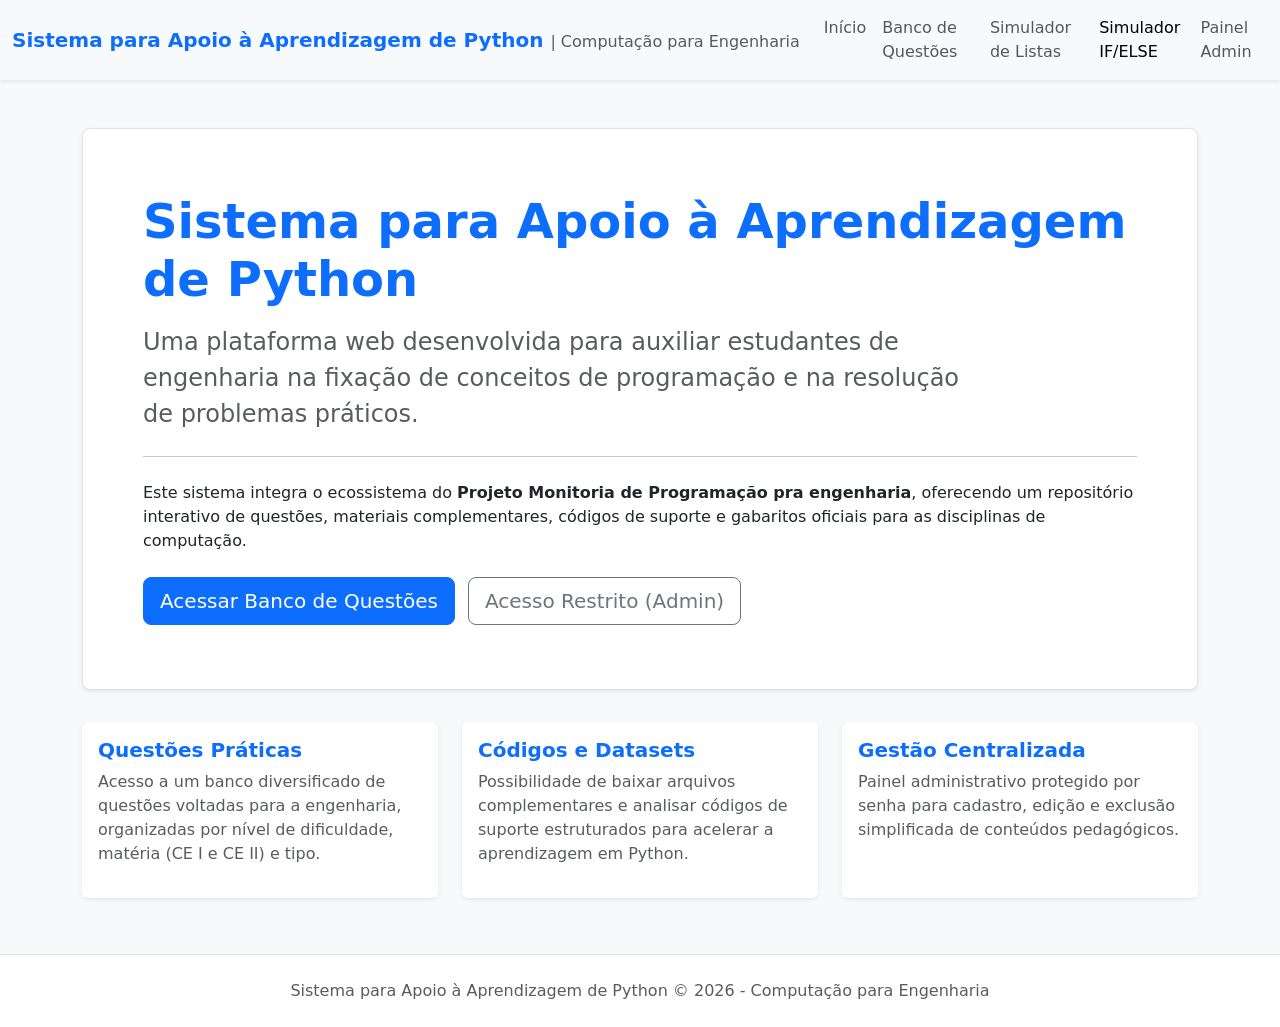
<file: index.html>
<!doctype html>
<html lang="pt-BR">
<head>
    <meta charset="utf-8">
    <meta name="viewport" content="width=device-width, initial-scale=1">
    <title>PyEng - Início</title>
    <link href="https://cdn.jsdelivr.net/npm/bootstrap@5.3.3/dist/css/bootstrap.min.css" rel="stylesheet">
</head>
<body class="bg-light">

    <!-- Navegação -->
    <nav class="navbar navbar-expand-lg bg-body-tertiary mb-4 shadow-sm">
        <div class="container-fluid">
            <a class="navbar-brand fw-bold text-primary" href="main.html">
                Sistema para Apoio à Aprendizagem de Python <span class="text-muted fs-6 fw-normal d-none d-lg-inline">| Computação para Engenharia</span>
            </a>
            <button class="navbar-toggler" type="button" data-bs-toggle="collapse" data-bs-target="#navbarNav">
                <span class="navbar-toggler-icon"></span>
            </button>
            <div class="collapse navbar-collapse" id="navbarNav">
                <ul class="navbar-nav ms-auto">
                    <li class="nav-item"><a class="nav-link" href="index.html">Início</a></li>
                    <li class="nav-item"><a class="nav-link" href="Banco-de-Questões.html">Banco de Questões</a></li>
                    <li class="nav-item"><a class="nav-link" href="VisualizacaoListas.html">Simulador de Listas</a></li>
                    <li class="nav-item"><a class="nav-link active" href="VisualizacaoDecisao.html">Simulador IF/ELSE</a></li>
                    <li class="nav-item"><a class="nav-link" href="LoginAdmin.html">Painel Admin</a></li>
                </ul>
            </div>
            </div>
            </div>
        </div>
    </nav>

    <!-- Conteúdo Principal / Hero Section -->
    <div class="container my-5">
        <div class="p-5 mb-4 bg-white rounded-3 shadow-sm border">
            <div class="container-fluid py-3">
                <h1 class="display-5 fw-bold text-primary">Sistema para Apoio à Aprendizagem de Python</h1>
                <p class="col-md-10 fs-4 text-muted mt-3">
                    Uma plataforma web desenvolvida para auxiliar estudantes de engenharia na fixação de conceitos de programação e na resolução de problemas práticos.
                </p>
                <hr class="my-4">
                <p class="fs-6">
                    Este sistema integra o ecossistema do <strong>Projeto Monitoria de Programação pra engenharia</strong>, oferecendo um repositório interativo de questões, materiais complementares, códigos de suporte e gabaritos oficiais para as disciplinas de computação.
                </p>
                <div class="mt-4">
                    <a href="Banco-de-Questões.html" class="btn btn-primary btn-lg me-2">Acessar Banco de Questões</a>
                    <a href="LoginAdmin.html" class="btn btn-outline-secondary btn-lg">Acesso Restrito (Admin)</a>
                </div>
            </div>
        </div>

        <!-- Cards informativos sobre os objetivos -->
        <div class="row g-4 py-2">
            <div class="col-md-4">
                <div class="card h-100 shadow-sm border-0">
                    <div class="card-body">
                        <h3 class="h5 fw-bold text-primary"> Questões Práticas</h3>
                        <p class="text-muted">Acesso a um banco diversificado de questões voltadas para a engenharia, organizadas por nível de dificuldade, matéria (CE I e CE II) e tipo.</p>
                    </div>
                </div>
            </div>
            <div class="col-md-4">
                <div class="card h-100 shadow-sm border-0">
                    <div class="card-body">
                        <h3 class="h5 fw-bold text-primary"> Códigos e Datasets</h3>
                        <p class="text-muted">Possibilidade de baixar arquivos complementares e analisar códigos de suporte estruturados para acelerar a aprendizagem em Python.</p>
                    </div>
                </div>
            </div>
            <div class="col-md-4">
                <div class="card h-100 shadow-sm border-0">
                    <div class="card-body">
                        <h3 class="h5 fw-bold text-primary"> Gestão Centralizada</h3>
                        <p class="text-muted">Painel administrativo protegido por senha para cadastro, edição e exclusão simplificada de conteúdos pedagógicos.</p>
                    </div>
                </div>
            </div>
        </div>
    </div>

    <!-- Rodapé -->
    <footer class="text-center py-4 text-muted border-top bg-white">
        <p class="mb-0">Sistema para Apoio à Aprendizagem de Python &copy; 2026 - Computação para Engenharia</p>
    </footer>

    <script src="https://cdn.jsdelivr.net/npm/bootstrap@5.3.3/dist/js/bootstrap.bundle.min.js"></script>
</body>
</html>
</file>
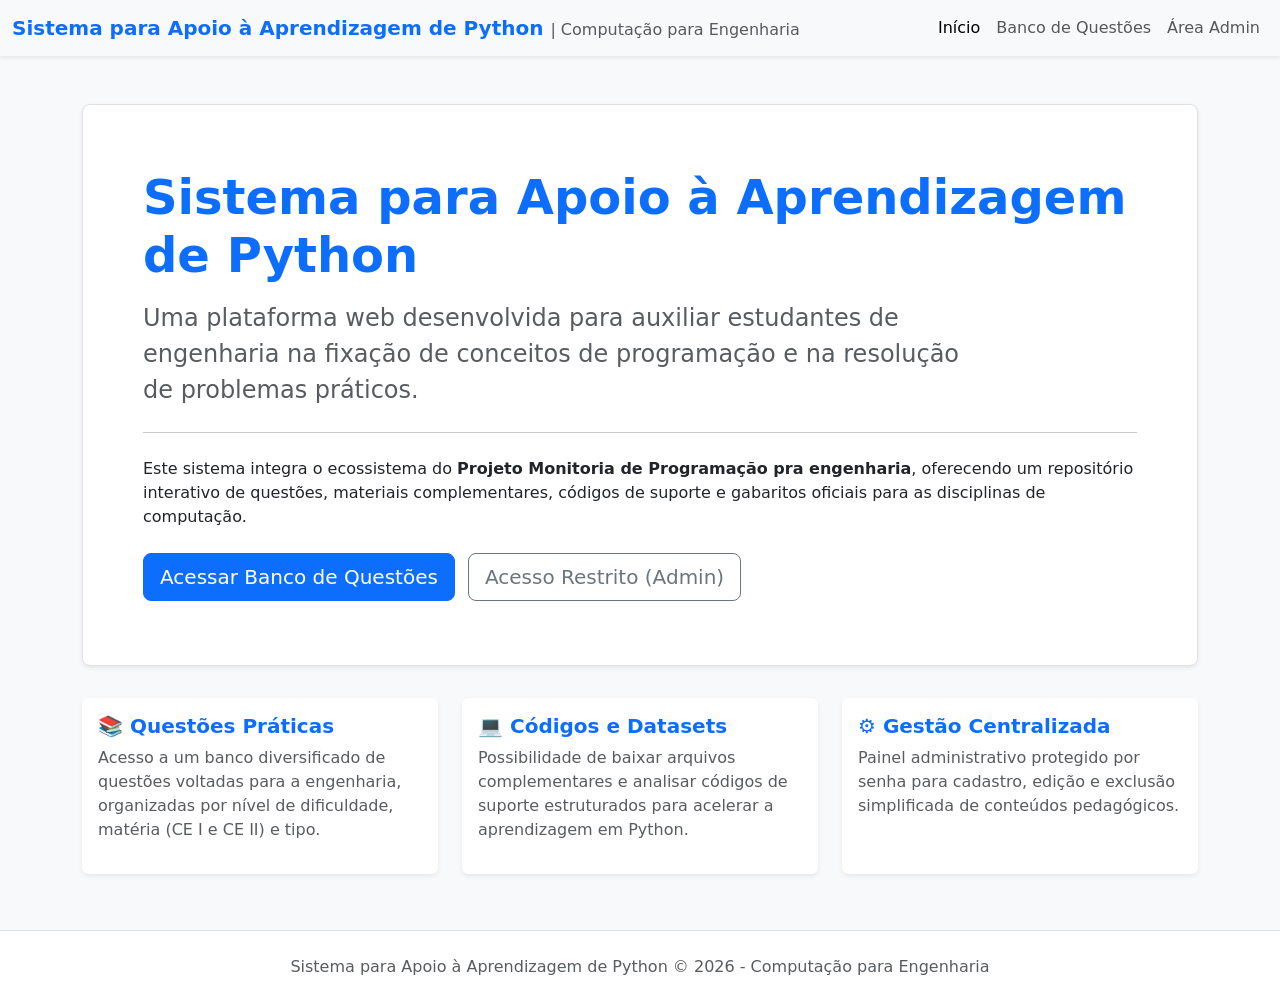
<file: main.html>
<!doctype html>
<html lang="pt-BR">
<head>
    <meta charset="utf-8">
    <meta name="viewport" content="width=device-width, initial-scale=1">
    <title>PyEng - Início</title>
    <link href="https://cdn.jsdelivr.net/npm/bootstrap@5.3.3/dist/css/bootstrap.min.css" rel="stylesheet">
</head>
<body class="bg-light">

    <!-- Navegação -->
    <nav class="navbar navbar-expand-lg bg-body-tertiary mb-4 shadow-sm">
        <div class="container-fluid">
            <a class="navbar-brand fw-bold text-primary" href="main.html">
                Sistema para Apoio à Aprendizagem de Python <span class="text-muted fs-6 fw-normal d-none d-lg-inline">| Computação para Engenharia</span>
            </a>
            <button class="navbar-toggler" type="button" data-bs-toggle="collapse" data-bs-target="#navbarNav">
                <span class="navbar-toggler-icon"></span>
            </button>
            <div class="collapse navbar-collapse" id="navbarNav">
                <ul class="navbar-nav ms-auto">
                    <li class="nav-item"><a class="nav-link active" href="main.html">Início</a></li>
                    <li class="nav-item"><a class="nav-link" href="Banco-de-Questões.html">Banco de Questões</a></li>
                    <li class="nav-item"><a class="nav-link" href="LoginAdmin.html">Área Admin</a></li>
                </ul>
            </div>
        </div>
    </nav>

    <!-- Conteúdo Principal / Hero Section -->
    <div class="container my-5">
        <div class="p-5 mb-4 bg-white rounded-3 shadow-sm border">
            <div class="container-fluid py-3">
                <h1 class="display-5 fw-bold text-primary">Sistema para Apoio à Aprendizagem de Python</h1>
                <p class="col-md-10 fs-4 text-muted mt-3">
                    Uma plataforma web desenvolvida para auxiliar estudantes de engenharia na fixação de conceitos de programação e na resolução de problemas práticos.
                </p>
                <hr class="my-4">
                <p class="fs-6">
                    Este sistema integra o ecossistema do <strong>Projeto Monitoria de Programação pra engenharia</strong>, oferecendo um repositório interativo de questões, materiais complementares, códigos de suporte e gabaritos oficiais para as disciplinas de computação.
                </p>
                <div class="mt-4">
                    <a href="Banco-de-Questões.html" class="btn btn-primary btn-lg me-2">Acessar Banco de Questões</a>
                    <a href="LoginAdmin.html" class="btn btn-outline-secondary btn-lg">Acesso Restrito (Admin)</a>
                </div>
            </div>
        </div>

        <!-- Cards informativos sobre os objetivos -->
        <div class="row g-4 py-2">
            <div class="col-md-4">
                <div class="card h-100 shadow-sm border-0">
                    <div class="card-body">
                        <h3 class="h5 fw-bold text-primary">📚 Questões Práticas</h3>
                        <p class="text-muted">Acesso a um banco diversificado de questões voltadas para a engenharia, organizadas por nível de dificuldade, matéria (CE I e CE II) e tipo.</p>
                    </div>
                </div>
            </div>
            <div class="col-md-4">
                <div class="card h-100 shadow-sm border-0">
                    <div class="card-body">
                        <h3 class="h5 fw-bold text-primary">💻 Códigos e Datasets</h3>
                        <p class="text-muted">Possibilidade de baixar arquivos complementares e analisar códigos de suporte estruturados para acelerar a aprendizagem em Python.</p>
                    </div>
                </div>
            </div>
            <div class="col-md-4">
                <div class="card h-100 shadow-sm border-0">
                    <div class="card-body">
                        <h3 class="h5 fw-bold text-primary">⚙️ Gestão Centralizada</h3>
                        <p class="text-muted">Painel administrativo protegido por senha para cadastro, edição e exclusão simplificada de conteúdos pedagógicos.</p>
                    </div>
                </div>
            </div>
        </div>
    </div>

    <!-- Rodapé -->
    <footer class="text-center py-4 text-muted border-top bg-white">
        <p class="mb-0">Sistema para Apoio à Aprendizagem de Python &copy; 2026 - Computação para Engenharia</p>
    </footer>

    <script src="https://cdn.jsdelivr.net/npm/bootstrap@5.3.3/dist/js/bootstrap.bundle.min.js"></script>
</body>
</html>
</file>
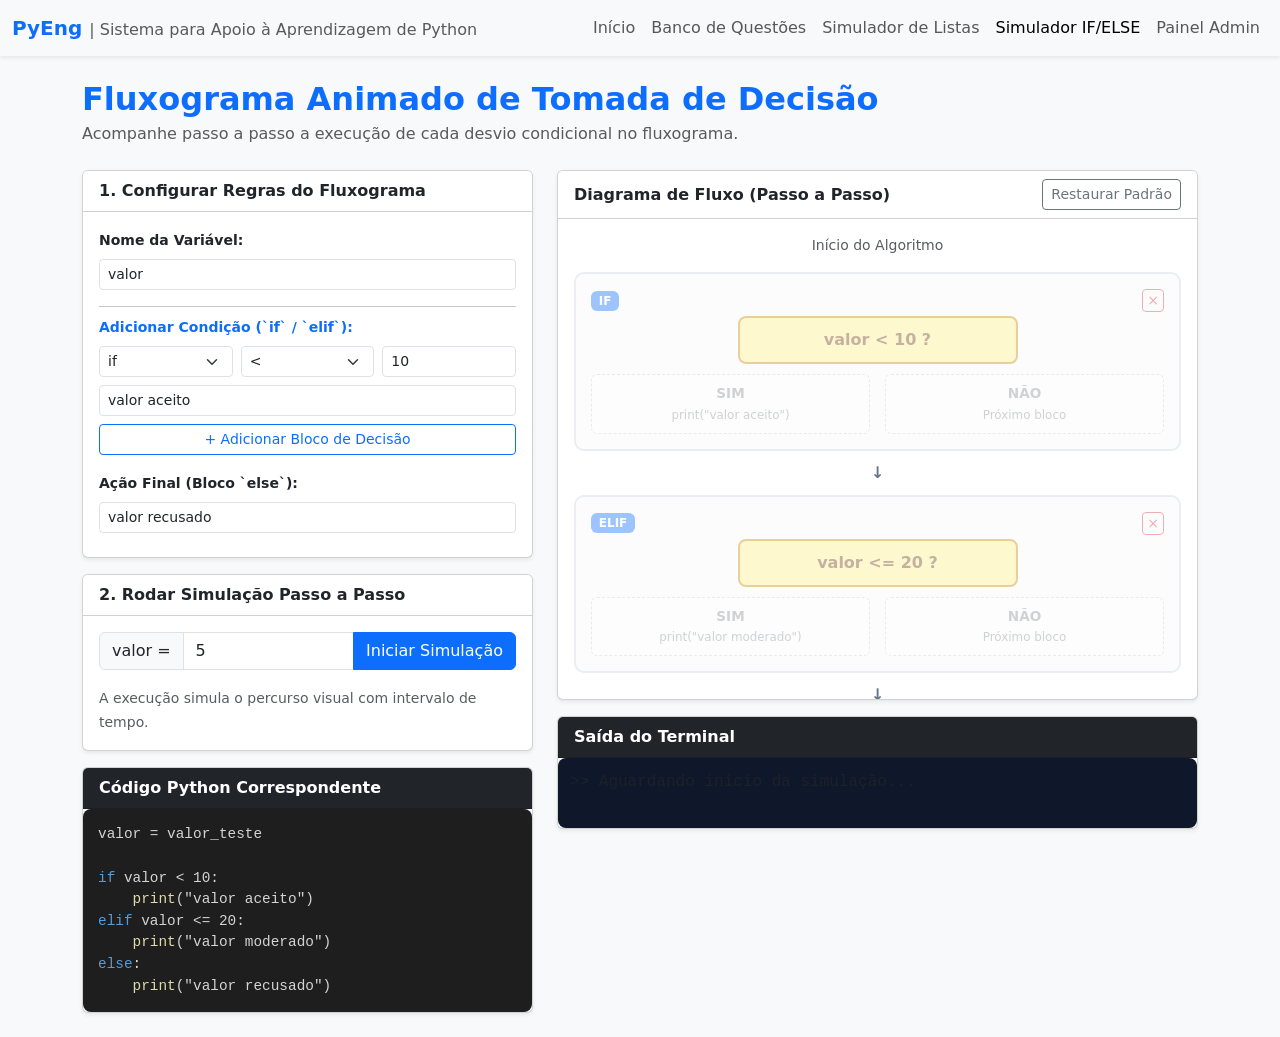
<file: VisualizacaoDecisao.html>
<!doctype html>
<html lang="pt-BR">
<head>
    <meta charset="utf-8">
    <meta name="viewport" content="width=device-width, initial-scale=1">
    <title>Sistema para Apoio à Aprendizagem de Python - Fluxograma Animado</title>
    <link href="https://cdn.jsdelivr.net/npm/bootstrap@5.3.3/dist/css/bootstrap.min.css" rel="stylesheet">
    <link rel="stylesheet" href="StyleVisualizaçãoDecisao.css">

</head>
<body class="bg-light">

    <!-- Barra de Navegação -->
    <nav class="navbar navbar-expand-lg bg-body-tertiary shadow-sm mb-4">
        <div class="container-fluid">
            <a class="navbar-brand fw-bold text-primary" href="index.html">
                PyEng <span class="text-muted fs-6 fw-normal d-none d-lg-inline">| Sistema para Apoio à Aprendizagem de Python</span>
            </a>
            <button class="navbar-toggler" type="button" data-bs-toggle="collapse" data-bs-target="#navbarNav">
                <span class="navbar-toggler-icon"></span>
            </button>
            <div class="collapse navbar-collapse" id="navbarNav">
                 <ul class="navbar-nav ms-auto">
                    <li class="nav-item"><a class="nav-link" href="index.html">Início</a></li>
                    <li class="nav-item"><a class="nav-link" href="Banco-de-Questões.html">Banco de Questões</a></li>
                    <li class="nav-item"><a class="nav-link" href="VisualizacaoListas.html">Simulador de Listas</a></li>
                    <li class="nav-item"><a class="nav-link active" href="VisualizacaoDecisao.html">Simulador IF/ELSE</a></li>
                    <li class="nav-item"><a class="nav-link" href="LoginAdmin.html">Painel Admin</a></li>
                </ul>
            </div>
        </div>
    </nav>

    <div class="container my-4">
        <h2 class="fw-bold text-primary mb-1">Fluxograma Animado de Tomada de Decisão</h2>
        <p class="text-muted mb-4">Acompanhe passo a passo a execução de cada desvio condicional no fluxograma.</p>

        <div class="row g-4">
            <!-- Coluna Esquerda: Construtor e Teste -->
            <div class="col-lg-5">
                
                <div class="card shadow-sm mb-3">
                    <div class="card-header bg-white fw-bold">1. Configurar Regras do Fluxograma</div>
                    <div class="card-body">
                        <div class="mb-3">
                            <label class="form-label small fw-semibold">Nome da Variável:</label>
                            <input type="text" id="nomeVariavel" class="form-control form-control-sm" value="valor" oninput="atualizarCodigoPython()">
                        </div>

                        <hr class="my-2">
                        <label class="form-label small fw-semibold text-primary">Adicionar Condição (`if` / `elif`):</label>
                        
                        <div class="row g-2 mb-2">
                            <div class="col-4">
                                <select id="tipoCondicao" class="form-select form-select-sm">
                                    <option value="if">if</option>
                                    <option value="elif">elif</option>
                                </select>
                            </div>
                            <div class="col-4">
                                <select id="operadorCondicao" class="form-select form-select-sm">
                                    <option value="&lt;">&lt;</option>
                                    <option value="&lt;=">&lt;=</option>
                                    <option value="&gt;">&gt;</option>
                                    <option value="&gt;=">&gt;=</option>
                                    <option value="==">==</option>
                                </select>
                            </div>
                            <div class="col-4">
                                <input type="number" id="valorCondicao" class="form-control form-control-sm" placeholder="Valor" value="10">
                            </div>
                        </div>

                        <div class="mb-2">
                            <input type="text" id="acaoCondicao" class="form-control form-control-sm" placeholder="Ação se SIM" value="valor aceito">
                        </div>

                        <button class="btn btn-outline-primary btn-sm w-100 mb-3" onclick="adicionarCondicao()">+ Adicionar Bloco de Decisão</button>

                        <div class="mb-2">
                            <label class="form-label small fw-semibold">Ação Final (Bloco `else`):</label>
                            <input type="text" id="acaoElse" class="form-control form-control-sm" value="valor recusado" oninput="atualizarCodigoPython()">
                        </div>
                    </div>
                </div>

                <div class="card shadow-sm mb-3">
                    <div class="card-header bg-white fw-bold">2. Rodar Simulação Passo a Passo</div>
                    <div class="card-body">
                        <div class="input-group mb-3">
                            <span class="input-group-text" id="labelInputVar">valor =</span>
                            <input type="number" id="valorTeste" class="form-control" value="5">
                            <button id="btnRodar" class="btn btn-primary" onclick="executarAnimacaoPassoAPasso()">Iniciar Simulação</button>
                        </div>
                        <small class="text-muted">A execução simula o percurso visual com intervalo de tempo.</small>
                    </div>
                </div>

                <div class="card shadow-sm">
                    <div class="card-header bg-dark text-white fw-bold">Código Python Correspondente</div>
                    <div class="card-body painel-codigo" id="painelCodigo">
                        <p class="mb-0" style="color: #6a9955;"># O código aparecerá aqui</p>
                    </div>
                </div>
            </div>

            <!-- Coluna Direita: Fluxograma Visual Estilo Diagrama -->
            <div class="col-lg-7">
                <div class="card shadow-sm mb-3">
                    <div class="card-header bg-white fw-bold d-flex justify-content-between align-items-center">
                        <span>Diagrama de Fluxo (Passo a Passo)</span>
                        <button class="btn btn-sm btn-outline-secondary" onclick="resetarPadrao()">Restaurar Padrão</button>
                    </div>
                    <div class="card-body" id="containerFluxograma" style="max-height: 480px; overflow-y: auto;">
                        <!-- Injetado via JS -->
                    </div>
                </div>

                <div class="card shadow-sm">
                    <div class="card-header bg-dark text-white fw-bold">Saída do Terminal</div>
                    <div class="card-body terminal-output" id="terminalOutput">
                        <span class="text-muted">&gt;&gt; Aguardando início da simulação...</span>
                    </div>
                </div>
            </div>
        </div>
    </div>

    <script>
        let regras = [
            { tipo: 'if', op: '<', val: 10, acao: 'valor aceito' },
            { tipo: 'elif', op: '<=', val: 20, acao: 'valor moderado' }
        ];

        let estadoAnimacao = {
            passoAtual: -1,
            ramificacaoAtiva: null
        };

        function adicionarCondicao() {
            const tipo = document.getElementById('tipoCondicao').value;
            const op = document.getElementById('operadorCondicao').value;
            const val = parseFloat(document.getElementById('valorCondicao').value);
            const acao = document.getElementById('acaoCondicao').value;

            if (isNaN(val)) {
                alert('Insira um valor numérico válido.');
                return;
            }

            regras.push({ tipo, op, val, acao });
            renderizarFluxograma();
            atualizarCodigoPython();
        }

        function removerRegra(index) {
            regras.splice(index, 1);
            renderizarFluxograma();
            atualizarCodigoPython();
        }

        function resetarPadrao() {
            document.getElementById('nomeVariavel').value = 'valor';
            document.getElementById('acaoElse').value = 'valor recusado';
            document.getElementById('valorTeste').value = '5';
            regras = [
                { tipo: 'if', op: '<', val: 10, acao: 'valor aceito' },
                { tipo: 'elif', op: '<=', val: 20, acao: 'valor moderado' }
            ];
            estadoAnimacao = { passoAtual: -1, ramificacaoAtiva: null };
            renderizarFluxograma();
            atualizarCodigoPython();
            document.getElementById('terminalOutput').innerHTML = '<span class="text-muted">&gt;&gt; Aguardando início da simulação...</span>';
        }

        function renderizarFluxograma() {
            const container = document.getElementById('containerFluxograma');
            const nomeVar = document.getElementById('nomeVariavel').value || 'valor';
            const acaoElseText = document.getElementById('acaoElse').value;
            
            document.getElementById('labelInputVar').textContent = `${nomeVar} =`;
            
            let html = `<div class="text-center text-muted small mb-3">Início do Algoritmo</div>`;
            
            regras.forEach((regra, idx) => {
                let ativoBloco = '';
                let classeSim = '';
                let classeNao = '';

                if (estadoAnimacao.passoAtual === idx) {
                    ativoBloco = 'ativo-atual';
                    if (estadoAnimacao.ramificacaoAtiva === 'sim') classeSim = 'destacado-sim';
                    if (estadoAnimacao.ramificacaoAtiva === 'nao') classeNao = 'destacado-nao';
                }

                html += `
                    <div class="bloco-fluxograma ${ativoBloco}">
                        <div class="d-flex justify-content-between align-items-center mb-1">
                            <span class="badge bg-primary text-uppercase">${regra.tipo}</span>
                            <button class="btn btn-sm btn-outline-danger py-0 px-1" onclick="removerRegra(${idx})" title="Remover">×</button>
                        </div>
                        
                        <!-- Figura de Decisão (Losango) -->
                        <div class="figura-losango">
                            ${nomeVar} ${regra.op} ${regra.val} ?
                        </div>

                        <!-- Ramificações Sim / Não -->
                        <div class="ramificacao-fluxo">
                            <div class="caminho-opcao ${classeSim}">
                                <strong>SIM</strong><br>
                                <span class="small">print("${regra.acao}")</span>
                            </div>
                            <div class="caminho-opcao ${classeNao}">
                                <strong>NÃO</strong><br>
                                <span class="small">Próximo bloco</span>
                            </div>
                        </div>
                    </div>
                    <div class="seta-fluxo">↓</div>
                `;
            });

            // Bloco Final Else
            let ativoElse = '';
            if (estadoAnimacao.passoAtual === regras.length) {
                ativoElse = 'ativo-atual';
            }

            html += `
                <div class="bloco-fluxograma ${ativoElse}" style="border-style: dashed;">
                    <div class="mb-2">
                        <span class="badge bg-dark text-uppercase">else</span>
                        <strong class="ms-1 small">Condição Padrão</strong>
                    </div>
                    <div class="figura-retangulo">
                        print("${acaoElseText}")
                    </div>
                </div>
                <div class="text-center text-muted small mt-2">Fim</div>
            `;

            container.innerHTML = html;
        }

        function atualizarCodigoPython() {
            const nomeVar = document.getElementById('nomeVariavel').value || 'valor';
            const acaoElseText = document.getElementById('acaoElse').value;
            const painel = document.getElementById('painelCodigo');

            let codigo = `${nomeVar} = valor_teste<br><br>`;
            
            regras.forEach((regra) => {
                codigo += `<span style="color: #569cd6;">${regra.tipo}</span> ${nomeVar} ${regra.op} ${regra.val}:<br>`;
                codigo += `&nbsp;&nbsp;&nbsp;&nbsp;<span style="color: #dcdcaa;">print</span>("${regra.acao}")<br>`;
            });

            codigo += `<span style="color: #569cd6;">else</span>:<br>`;
            codigo += `&nbsp;&nbsp;&nbsp;&nbsp;<span style="color: #dcdcaa;">print</span>("${acaoElseText}")`;

            painel.innerHTML = codigo;
        }

        function esperar(ms) {
            return new Promise(resolve => setTimeout(resolve, ms));
        }

        async function executarAnimacaoPassoAPasso() {
            const nomeVar = document.getElementById('nomeVariavel').value || 'valor';
            const valorTeste = parseFloat(document.getElementById('valorTeste').value);
            const acaoElseText = document.getElementById('acaoElse').value;
            const terminal = document.getElementById('terminalOutput');
            const btnRodar = document.getElementById('btnRodar');

            if (isNaN(valorTeste)) {
                alert('Insira um número válido para testar.');
                return;
            }

            if (regras.length === 0) {
                alert('Adicione pelo menos uma regra na árvore de decisão.');
                return;
            }

            btnRodar.disabled = true;
            terminal.innerHTML = `&gt;&gt; Iniciando análise passo a passo com ${nomeVar} = ${valorTeste}...`;

            let indiceEncontrado = -1;
            let acaoFinal = "";

            for (let i = 0; i < regras.length; i++) {
                const r = regras[i];
                
                // Passo 1: Destaca o bloco atual testando
                estadoAnimacao = { passoAtual: i, ramificacaoAtiva: null };
                renderizarFluxograma();
                terminal.innerHTML = `&gt;&gt; Passo ${i+1}: Testando se ${nomeVar} (${valorTeste}) ${r.op} ${r.val}...`;
                await esperar(2000);

                let atende = false;
                switch(r.op) {
                    case '<': atende = valorTeste < r.val; break;
                    case '<=': atende = valorTeste <= r.val; break;
                    case '>': atende = valorTeste > r.val; break;
                    case '>=': atende = valorTeste >= r.val; break;
                    case '==': atende = valorTeste === r.val; break;
                }

                if (atende) {
                    estadoAnimacao = { passoAtual: i, ramificacaoAtiva: 'sim' };
                    renderizarFluxograma();
                    terminal.innerHTML = `&gt;&gt; Condição <strong>SIM</strong> atendida no passo ${i+1}!<br>&gt;&gt; <span class="text-success fw-bold">${r.acao}</span>`;
                    indiceEncontrado = i;
                    acaoFinal = r.acao;
                    break;
                } else {
                    estadoAnimacao = { passoAtual: i, ramificacaoAtiva: 'nao' };
                    renderizarFluxograma();
                    terminal.innerHTML = `&gt;&gt; Condição <strong>NÃO</strong> atendida. Descendo para o próximo bloco...`;
                    await esperar(1500);
                }
            }

            if (indiceEncontrado === -1) {
                estadoAnimacao = { passoAtual: regras.length, ramificacaoAtiva: null };
                renderizarFluxograma();
                await esperar(1500);
                acaoFinal = acaoElseText;
                terminal.innerHTML = `&gt;&gt; Nenhuma condição anterior foi satisfeita. Acionando bloco <strong>else</strong> padrão:<br>&gt;&gt; <span class="text-warning fw-bold">${acaoFinal}</span>`;
            }

            btnRodar.disabled = false;
        }

        window.onload = function() {
            renderizarFluxograma();
            atualizarCodigoPython();
        };
    </script>

    <script src="https://cdn.jsdelivr.net/npm/bootstrap@5.3.3/dist/js/bootstrap.bundle.min.js"></script>
</body>
</html>
</file>
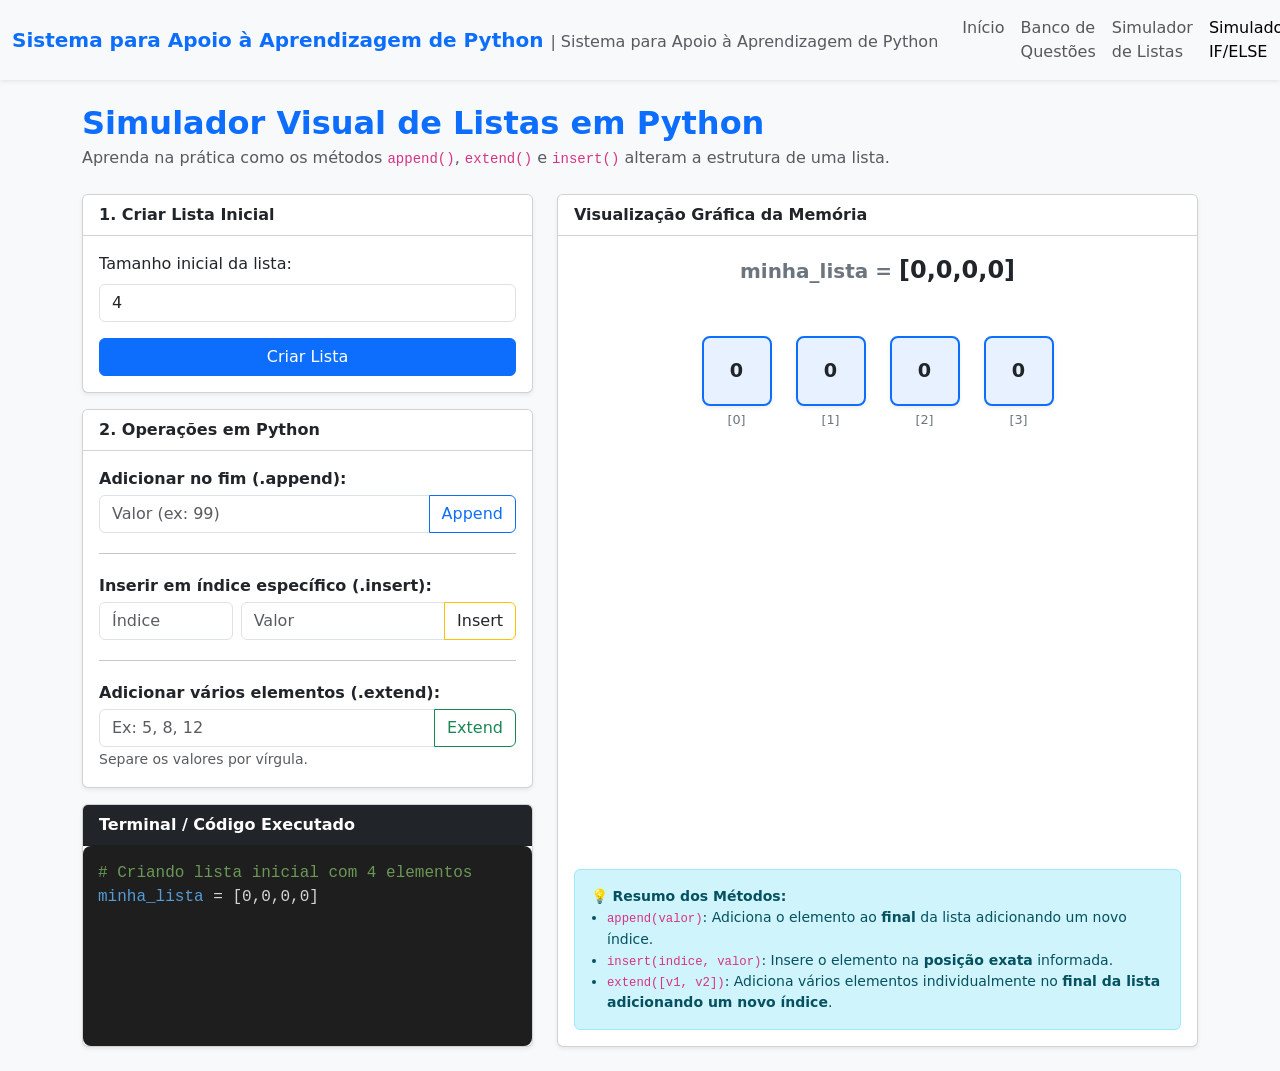
<file: VisualizacaoListas.html>
<!doctype html>
<html lang="pt-BR">
<head>
    <meta charset="utf-8">
    <meta name="viewport" content="width=device-width, initial-scale=1">
    <title>Sistema para Apoio à Aprendizagem de Python - Simulação de Listas</title>
    <link href="https://cdn.jsdelivr.net/npm/bootstrap@5.3.3/dist/css/bootstrap.min.css" rel="stylesheet">
    <link rel="stylesheet" href="StyleVisualizaçãoLista.css">
</head>
<body class="bg-light">

    <!-- Barra de Navegação -->
    <nav class="navbar navbar-expand-lg bg-body-tertiary shadow-sm mb-4">
        <div class="container-fluid">
            <a class="navbar-brand fw-bold text-primary" href="index.html">
                Sistema para Apoio à Aprendizagem de Python <span class="text-muted fs-6 fw-normal d-none d-lg-inline">| Sistema para Apoio à Aprendizagem de Python</span>
            </a>
            <button class="navbar-toggler" type="button" data-bs-toggle="collapse" data-bs-target="#navbarNav">
                <span class="navbar-toggler-icon"></span>
            </button>
            <div class="collapse navbar-collapse" id="navbarNav">
               <ul class="navbar-nav ms-auto">
                    <li class="nav-item"><a class="nav-link" href="index.html">Início</a></li>
                    <li class="nav-item"><a class="nav-link" href="Banco-de-Questões.html">Banco de Questões</a></li>
                    <li class="nav-item"><a class="nav-link" href="VisualizacaoListas.html">Simulador de Listas</a></li>
                    <li class="nav-item"><a class="nav-link active" href="VisualizacaoDecisao.html">Simulador IF/ELSE</a></li>
                    <li class="nav-item"><a class="nav-link" href="LoginAdmin.html">Painel Admin</a></li>
                </ul>
            </div>
        </div>
    </nav>

    <div class="container my-4">
        <h2 class="fw-bold text-primary mb-1">Simulador Visual de Listas em Python</h2>
        <p class="text-muted mb-4">Aprenda na prática como os métodos <code>append()</code>, <code>extend()</code> e <code>insert()</code> alteram a estrutura de uma lista.</p>

        <div class="row g-4">
            <!-- Coluna da Esquerda: Controles e Código -->
            <div class="col-lg-5">
                <!-- Card 1: Criar Lista Inicial -->
                <div class="card shadow-sm mb-3">
                    <div class="card-header bg-white fw-bold">1. Criar Lista Inicial</div>
                    <div class="card-body">
                        <div class="mb-3">
                            <label for="tamanhoInicial" class="form-label">Tamanho inicial da lista:</label>
                            <input type="number" id="tamanhoInicial" class="form-control" min="1" max="10" value="4">
                        </div>
                        <button class="btn btn-primary w-100" onclick="criarLista()">Criar Lista</button>
                    </div>
                </div>

                <!-- Card 2: Operações na Lista -->
                <div class="card shadow-sm mb-3">
                    <div class="card-header bg-white fw-bold">2. Operações em Python</div>
                    <div class="card-body d-flex flex-column gap-3">
                        
                        <!-- Inserir no Fim (append) -->
                        <div>
                            <label class="form-label fw-semibold mb-1">Adicionar no fim (.append):</label>
                            <div class="input-group">
                                <input type="text" id="valorAppend" class="form-control" placeholder="Valor (ex: 99)">
                                <button class="btn btn-outline-primary" onclick="executarAppend()">Append</button>
                            </div>
                        </div>

                        <hr class="my-1">

                        <!-- Inserir em Posição Específica (insert) -->
                        <div>
                            <label class="form-label fw-semibold mb-1">Inserir em índice específico (.insert):</label>
                            <div class="row g-2">
                                <div class="col-4">
                                    <input type="number" id="indiceInsert" class="form-control" placeholder="Índice" min="0">
                                </div>
                                <div class="col-8">
                                    <div class="input-group">
                                        <input type="text" id="valorInsert" class="form-control" placeholder="Valor">
                                        <button class="btn btn-outline-warning text-dark" onclick="executarInsert()">Insert</button>
                                    </div>
                                </div>
                            </div>
                        </div>

                        <hr class="my-1">

                        <!-- Estender Múltiplos (extend) -->
                        <div>
                            <label class="form-label fw-semibold mb-1">Adicionar vários elementos (.extend):</label>
                            <div class="input-group">
                                <input type="text" id="valoresExtend" class="form-control" placeholder="Ex: 5, 8, 12">
                                <button class="btn btn-outline-success" onclick="executarExtend()">Extend</button>
                            </div>
                            <small class="text-muted">Separe os valores por vírgula.</small>
                        </div>

                    </div>
                </div>

                <!-- Card 3: Terminal / Código Python -->
                <div class="card shadow-sm">
                    <div class="card-header bg-dark text-white fw-bold">Terminal / Código Executado</div>
                    <div class="card-body painel-codigo" id="painelCodigo">
                        <p class="linha-codigo" style="color: #6a9955;"># O código Python gerado aparecerá aqui</p>
                    </div>
                </div>
            </div>

            <!-- Coluna da Direita: Visualização Gráfica -->
            <div class="col-lg-7">
                <div class="card shadow-sm h-100">
                    <div class="card-header bg-white fw-bold">Visualização Gráfica da Memória</div>
                    <div class="card-body text-center d-flex flex-column align-items-center justify-content-center">
                        
                        <div class="mb-4">
                            <span class="fs-5 fw-semibold text-secondary">minha_lista = </span>
                            <span id="textoListaEmCodigo" class="fs-4 fw-bold text-dark">[ ]</span>
                        </div>

                        <!-- Container dos Elementos Visuais -->
                        <div id="containerListaVisual" class="d-flex flex-wrap justify-content-center gap-4 py-4 mb-4">
                            <p class="text-muted">Clique em "Criar Lista" para começar.</p>
                        </div>

                        <div class="alert alert-info w-100 text-start mt-auto mb-0 small">
                            💡 <strong>Resumo dos Métodos:</strong>
                            <ul class="mb-0 ps-3">
                                <li><code>append(valor)</code>: Adiciona o elemento ao <strong>final</strong> da lista adicionando um novo índice.</li>
                                <li><code>insert(indice, valor)</code>: Insere o elemento na <strong>posição exata</strong> informada.</li>
                                <li><code>extend([v1, v2])</code>: Adiciona vários elementos individualmente no <strong>final da lista adicionando um novo índice</strong>.</li>
                            </ul>
                        </div>

                    </div>
                </div>
            </div>
        </div>
    </div>

    <script>
        let minhaLista = [];
        let historicoCodigo = [];

        function atualizarInterface() {
            const container = document.getElementById('containerListaVisual');
            const textoCodigo = document.getElementById('textoListaEmCodigo');
            const painelCodigo = document.getElementById('painelCodigo');

            // Atualiza representação textual
            textoCodigo.textContent = JSON.stringify(minhaLista).replace(/"/g, "'");

            // Atualiza blocos gráficos
            container.innerHTML = '';
            if (minhaLista.length === 0) {
                container.innerHTML = '<p class="text-muted">A lista está vazia.</p>';
            } else {
                minhaLista.forEach((item, index) => {
                    const bloco = document.createElement('div');
                    bloco.className = 'bloco-item shadow-sm';
                    bloco.innerHTML = `
                        ${item}
                        <span class="bloco-indice">[${index}]</span>
                    `;
                    container.appendChild(bloco);
                });
            }

            // Atualiza painel de código
            painelCodigo.innerHTML = historicoCodigo.map(linha => `<p class="linha-codigo">${linha}</p>`).join('');
        }

        function criarLista() {
            const tamanho = parseInt(document.getElementById('tamanhoInicial').value) || 0;
            if (tamanho <= 0) return alert('Por favor, insira um tamanho válido!');

            minhaLista = Array(tamanho).fill(0);
            
            historicoCodigo = [
                `<span style="color: #6a9955;"># Criando lista inicial com ${tamanho} elementos</span>`,
                `<span style="color: #569cd6;">minha_lista</span> = ${JSON.stringify(minhaLista)}`
            ];

            atualizarInterface();
        }

        function executarAppend() {
            const input = document.getElementById('valorAppend');
            let valor = input.value.trim();
            if (valor === '') return alert('Digite um valor para inserir!');

            if (!isNaN(valor)) valor = Number(valor);
            minhaLista.push(valor);

            const valorFormatado = typeof valor === 'string' ? `'${valor}'` : valor;
            historicoCodigo.push(`<span style="color: #569cd6;">minha_lista</span>.<span style="color: #dcdcaa;">append</span>(${valorFormatado})`);

            input.value = '';
            atualizarInterface();
        }

        function executarInsert() {
            const inputIndice = document.getElementById('indiceInsert');
            const inputValor = document.getElementById('valorInsert');
            const indice = parseInt(inputIndice.value);
            let valor = inputValor.value.trim();

            if (isNaN(indice) || indice < 0 || indice > minhaLista.length) {
                return alert(`Índice inválido! O índice deve estar entre 0 e ${minhaLista.length}.`);
            }
            if (valor === '') {
                return alert('Digite um valor para inserir!');
            }

            if (!isNaN(valor)) valor = Number(valor);

            minhaLista.splice(indice, 0, valor);

            const valorFormatado = typeof valor === 'string' ? `'${valor}'` : valor;
            historicoCodigo.push(`<span style="color: #569cd6;">minha_lista</span>.<span style="color: #dcdcaa;">insert</span>(${indice}, ${valorFormatado})`);

            inputIndice.value = '';
            inputValor.value = '';
            atualizarInterface();
        }

        function executarExtend() {
            const input = document.getElementById('valoresExtend');
            const entrada = input.value.trim();
            if (entrada === '') return alert('Digite valores separados por vírgula!');

            const novosValores = entrada.split(',').map(item => {
                const limpo = item.trim();
                return !isNaN(limpo) && limpo !== '' ? Number(limpo) : limpo;
            });

            minhaLista.push(...novosValores);

            const listaFormatada = JSON.stringify(novosValores).replace(/"/g, "'");
            historicoCodigo.push(`<span style="color: #569cd6;">minha_lista</span>.<span style="color: #dcdcaa;">extend</span>(${listaFormatada})`);

            input.value = '';
            atualizarInterface();
        }

        window.onload = function() {
            criarLista();
        };
    </script>

    <script src="https://cdn.jsdelivr.net/npm/bootstrap@5.3.3/dist/js/bootstrap.bundle.min.js"></script>
</body>
</html>
</file>
<file: StyleVisualizaçãoDecisao.css>
.painel-codigo {
            background-color: #1e1e1e;
            color: #d4d4d4;
            font-family: 'Courier New', Courier, monospace;
            border-radius: 8px;
            padding: 15px;
            min-height: 180px;
            font-size: 0.9rem;
        }
        .terminal-output {
            background-color: #0f172a;
            color: #38bdf8;
            font-family: 'Courier New', Courier, monospace;
            border-radius: 8px;
            padding: 12px;
            min-height: 70px;
        }
        /* Estilos dos Blocos do Fluxograma */
        .bloco-fluxograma {
            background-color: #f8fafc;
            border: 2px solid #cbd5e1;
            border-radius: 10px;
            padding: 15px;
            margin-bottom: 15px;
            transition: all 0.4s ease;
            opacity: 0.4;
        }
        .bloco-fluxograma.ativo-atual {
            border-color: #0d6efd;
            background-color: #eff6ff;
            opacity: 1;
            transform: scale(1.02);
            box-shadow: 0 4px 15px rgba(13, 110, 253, 0.2);
        }
        /* Formato de Losango (Decisão) */
        .figura-losango {
            background-color: #fef08a;
            border: 2px solid #ca8a04;
            color: #713f12;
            padding: 10px 15px;
            border-radius: 8px;
            text-align: center;
            font-weight: bold;
            margin: 0 auto 10px auto;
            max-width: 280px;
        }
        /* Formato de Retângulo (Ação) */
        .figura-retangulo {
            background-color: #dcfce7;
            border: 2px solid #16a34a;
            color: #14532d;
            padding: 10px 15px;
            border-radius: 6px;
            text-align: center;
            font-weight: 500;
        }
        .ramificacao-fluxo {
            display: flex;
            gap: 15px;
            margin-top: 10px;
        }
        .caminho-opcao {
            flex: 1;
            padding: 8px;
            border-radius: 6px;
            text-align: center;
            font-size: 0.85rem;
            border: 1px dashed #94a3b8;
            background-color: #ffffff;
            opacity: 0.5;
            transition: all 0.3s ease;
        }
        .caminho-opcao.destacado-sim {
            background-color: #dcfce7;
            border-color: #16a34a;
            opacity: 1;
            font-weight: bold;
            color: #166534;
        }
        .caminho-opcao.destacado-nao {
            background-color: #fee2e2;
            border-color: #dc2626;
            opacity: 1;
            font-weight: bold;
            color: #991b1b;
        }
        .seta-fluxo {
            text-align: center;
            color: #64748b;
            font-weight: bold;
            margin: -5px 0 10px 0;
        }
</file>
<file: StyleVisualizaçãoLista.css>
.bloco-item {
            width: 70px;
            height: 70px;
            border: 2px solid #0d6efd;
            border-radius: 8px;
            display: flex;
            align-items: center;
            justify-content: center;
            font-weight: bold;
            font-size: 1.2rem;
            background-color: #e7f1ff;
            position: relative;
            transition: all 0.3s ease;
        }
        .bloco-indice {
            position: absolute;
            bottom: -25px;
            font-size: 0.8rem;
            color: #6c757d;
            font-weight: normal;
        }
        .painel-codigo {
            background-color: #1e1e1e;
            color: #d4d4d4;
            font-family: 'Courier New', Courier, monospace;
            border-radius: 8px;
            padding: 15px;
            min-height: 200px;
        }
        .linha-codigo {
            margin: 0;
            line-height: 1.5;
        }
</file>
